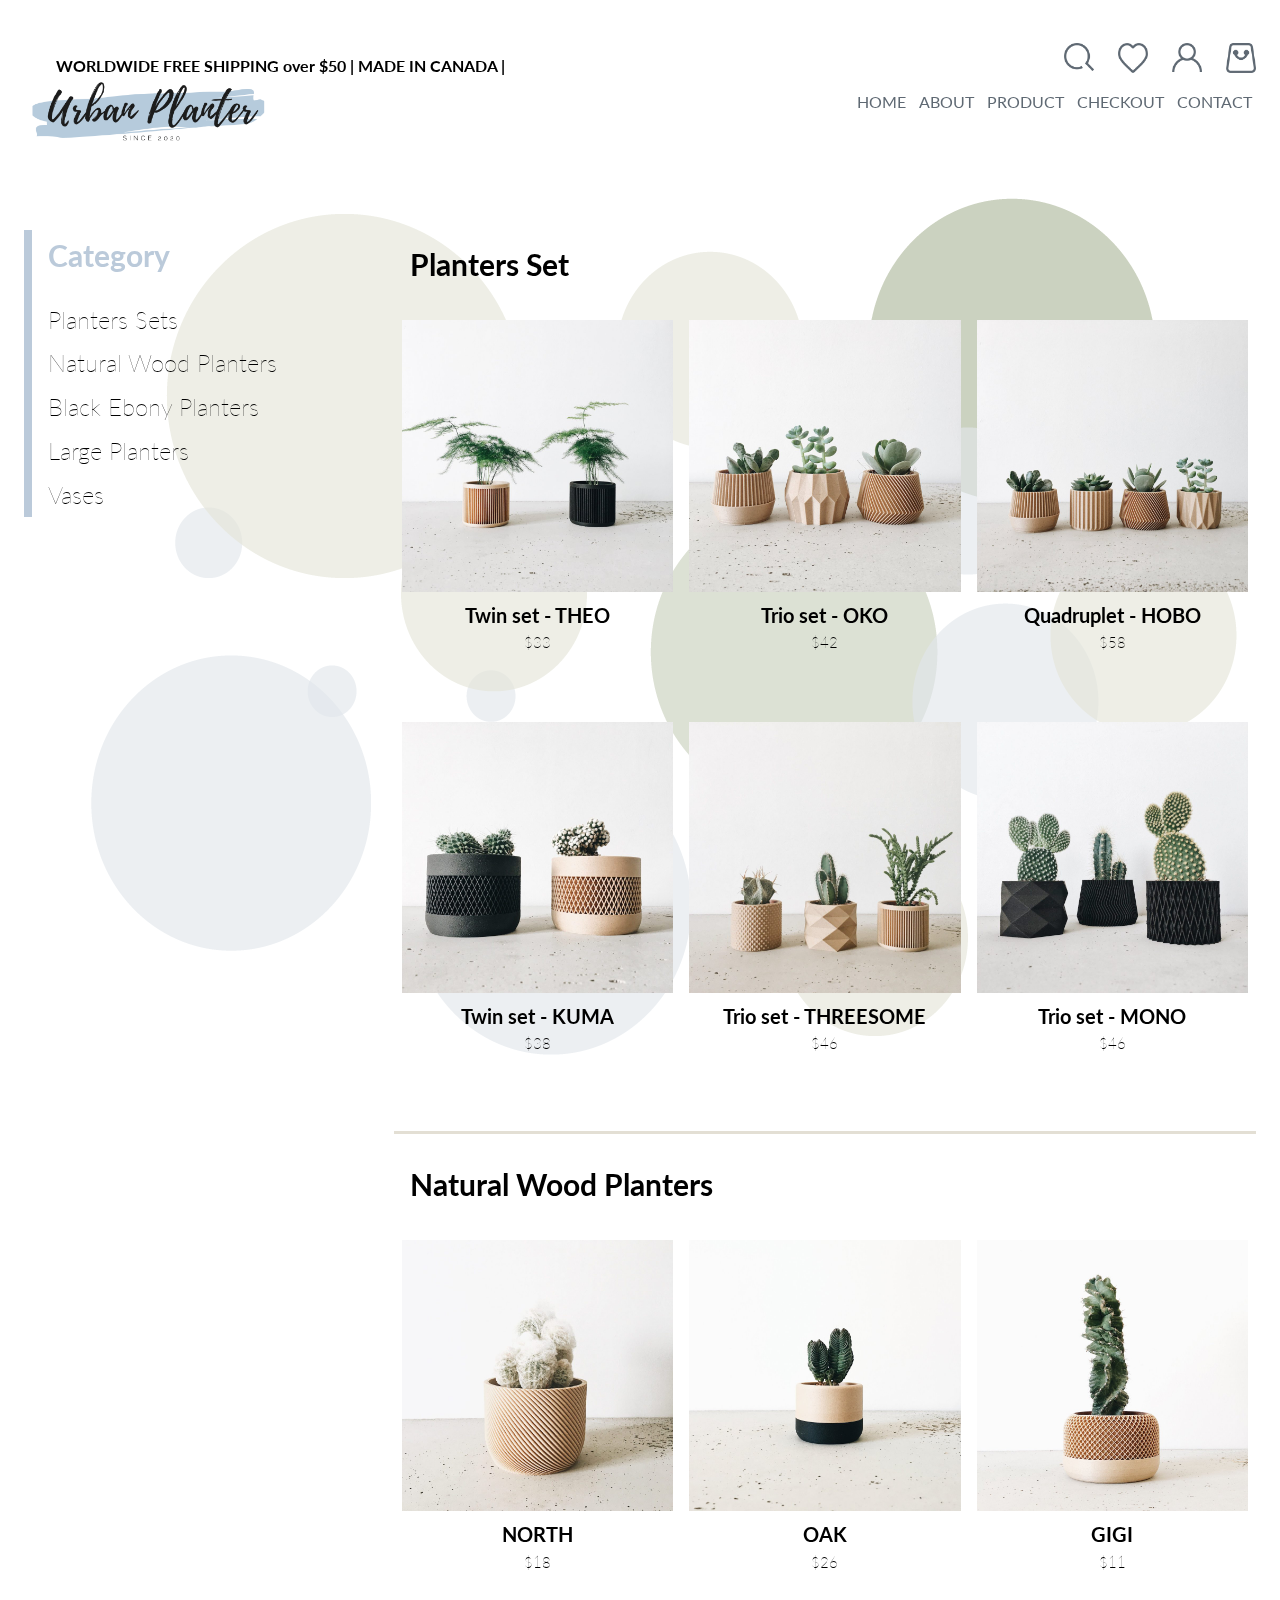
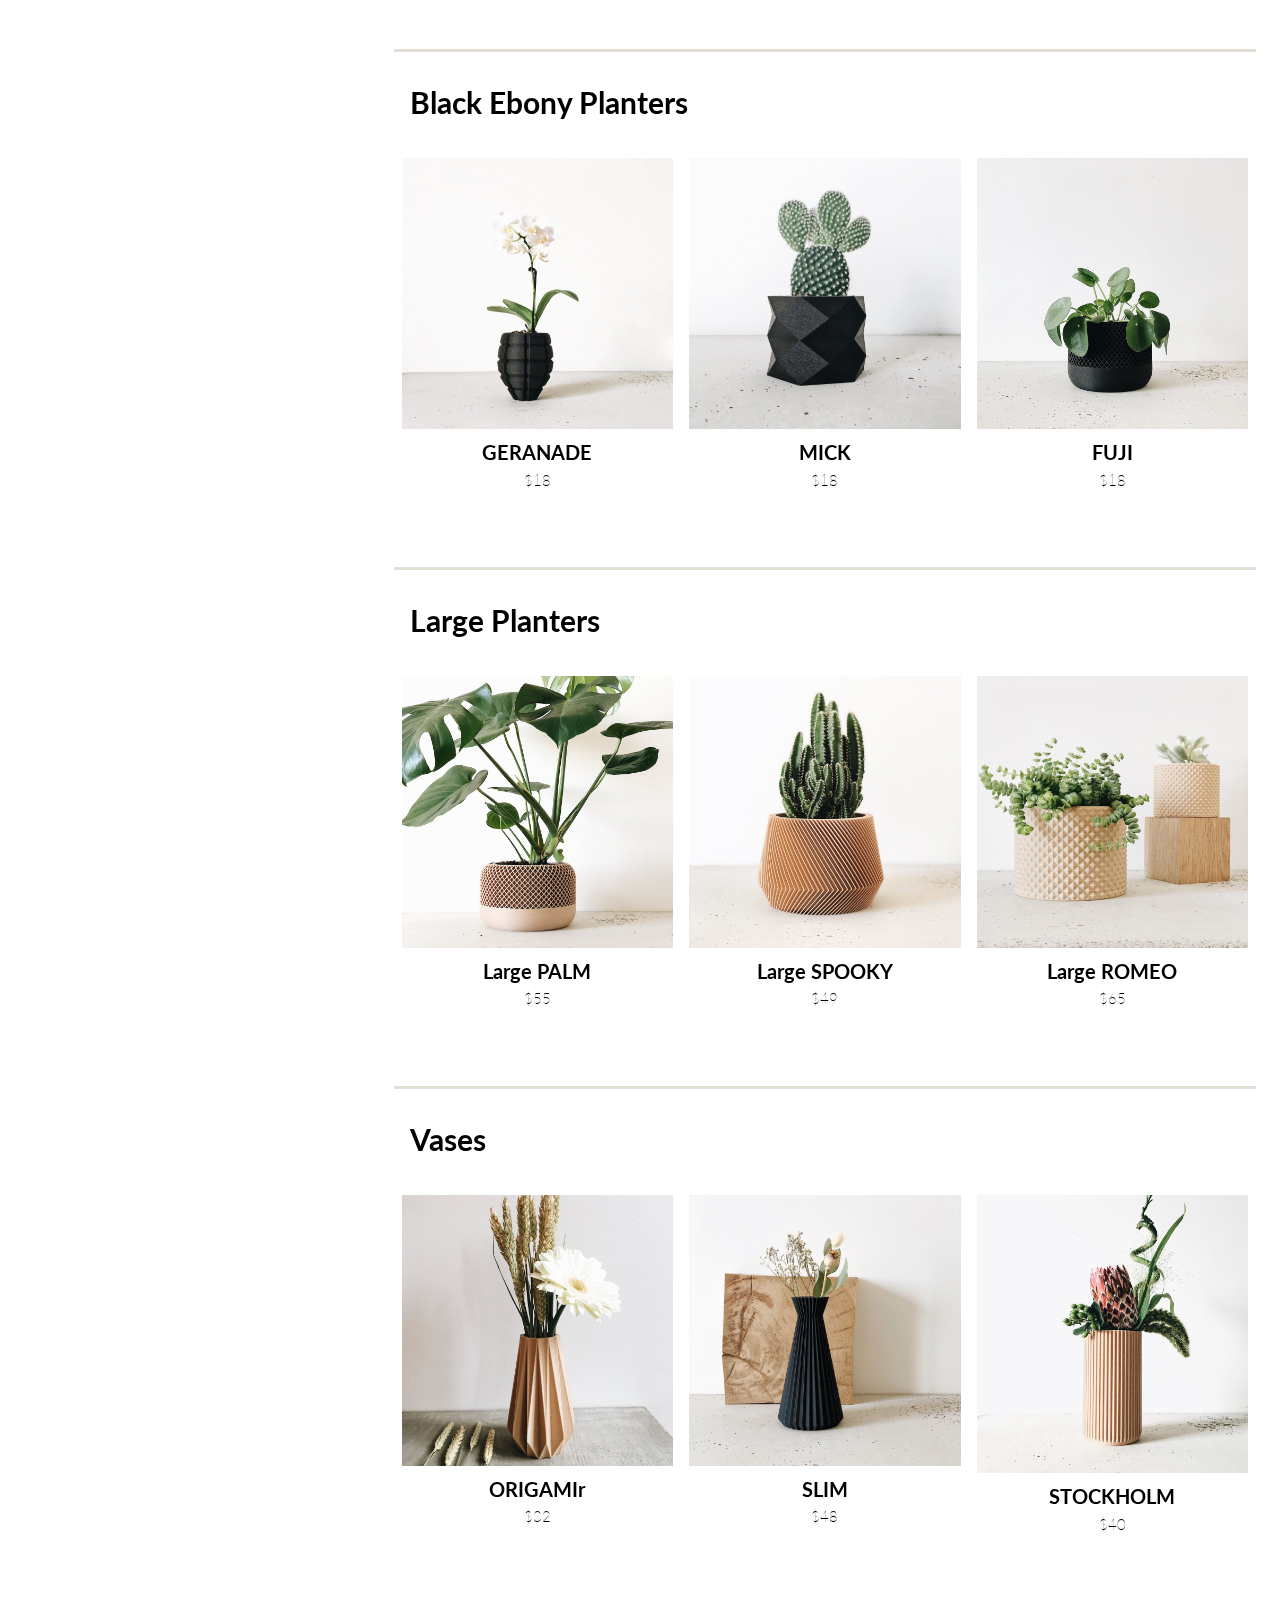
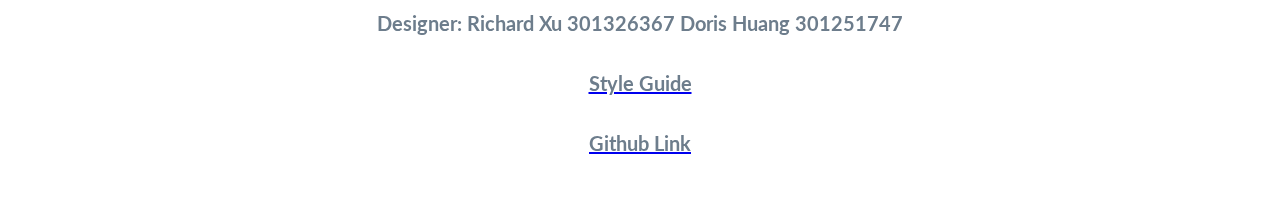
<file: index.html>
<!DOCTYPE html>
<html>
<head><meta http-equiv="Content-Type" content="text/html; charset=UTF-8">
 <meta name="viewport" content="width=device-width, initial-scale=1">
 <title>product_page</title>
 <link href="./main.css" rel="stylesheet">
 <link href="./css" rel="stylesheet">


<script>

function displayMenu() {
  var x = document.getElementById("guide");
  if (x.style.display == ""){
    x.style.display = "block"
  }else{
    x.style.display = ""
  }

}
</script>
</head>
<body>
<div class="First_Line">
  <h4>WORLDWIDE FREE SHIPPING over $50</h4>
  <h4>MADE IN CANADA</h4>

</div>

<div class="head_icon">
  <a href=""><img class="icon_4" src="./img/search.png" alt="search_icon"></a>
  <a href="detail.html"><img class="icon_4" src="./img/like.png" alt="like_icon"></a>
  <a href="contact.html"><img class="icon_4" src="./img/account.png" alt="contact_icon"></a>
  <a href="checkout.html"><img class="icon_4" src="./img/bag.png" alt="checkout_icon"></a>
</div>
<div class="menu">
  <a href="javascript:void(0);" onclick="displayMenu()">
    <img class="icon" src="./img/menu.png" alt="menu">
  </a>
</div>


  <div class="header">
    <div class="logo">
       <a href="home.html"><img src="./img/urban_planter_logo.png" alt="logo"></a>
    </div >
    <nav id="guide"> 

     <a href="home.html">HOME</a>
     <a href="about.html">ABOUT</a>
     <a href="index.html">PRODUCT</a>
     <a href="checkout.html">CHECKOUT</a>
     <a href="contact.html">CONTACT</a>

   </nav>

 </div>




  <div class="back_ground_img">
   <img src="./img/circle_background.png" alt="back_ground">
 </div>
 <div class="title">

 </div>
 <section id="product_listing">
  <section class="element">


   <div class="list">
    <h1>Category</h1>
    <a href="#planters_set"><h2>Planters Sets</h2></a>
    <a href="#natural_wood_planters"> <h2>Natural Wood Planters</h2></a>
    <a href="#black_ebony_planters"><h2>Black Ebony Planters</h2></a>
    <a href="#large_planters"><h2>Large Planters</h2></a>
    <a href="#vases"><h2>Vases</h2></a>
  </div>

  <section id="planters_set">
   <div class="list_title">
    <h3 id="list1">Planters Set</h3>
  </div>
  <div class="grid">
    <div>
      <div class="pic">
        <a href="detail.html"><img src="./img/set2.jpg" alt="planter set"></a>
      </div>
      <h1>Twin set - THEO</h1>
      <h2>$33</h2>
    </div>
    <div>
      <div class="pic">
        <a href="detail.html"><img src="./img/set3.jpg" alt="planter set"></a>
      </div>
      <h1>Trio set - OKO</h1>
      <h2>$42</h2>
    </div>
    <div>
      <div class="pic">
        <a href="detail.html"><img src="./img/set1.jpg" alt="planter set"></a>
      </div>
      <h1>Quadruplet - HOBO</h1>
      <h2>$58</h2>
    </div>
  </div>

  <div class="grid">
    <div>
      <div class="pic">
        <a href="detail.html"><img src="./img/set5.jpg" alt="planter set"></a>
      </div>
      <h1>Twin set - KUMA</h1>
      <h2>$38</h2>
    </div>
    <div>
      <div class="pic">
        <a href="detail.html"><img src="./img/set4.jpg" alt="planter set"></a>
      </div>
      <h1>Trio set - THREESOME</h1>
      <h2>$46</h2>
    </div>
    <div>
      <div class="pic">
       <a href="detail.html"> <img src="./img/set6.jpg" alt="planter set"></a>
     </div>
     <h1>Trio set - MONO</h1>
     <h2>$46</h2>
   </div>
 </div>
</section>
 <div class="list_line">
 </div>
 <section id="natural_wood_planters">
 <div class="list_title">
   <h3 id="list2">Natural Wood Planters</h3>
</div>
  <div class="grid">
    <div>
      <div class="pic">
        <a href="detail.html"><img src="./img/wood1.jpg" alt="natural wood planter"></a>
      </div>
      <h1>NORTH</h1>
      <h2>$18</h2>
    </div>
    <div>
      <div class="pic">
       <a href="detail.html"> <img src="./img/wood2.jpg" alt="natural wood planter"></a>
     </div>
     <h1>OAK</h1>
     <h2>$26</h2>
   </div>
   <div>
    <div class="pic">
     <a href="detail.html"> <img src="./img/wood3.jpg" alt="natural wood planter"></a>
   </div>
   <h1>GIGI</h1>
   <h2>$11</h2>
 </div>
</div>
<div class="list_line">
</div>
</section>
<section id="black_ebony_planters">
<div class="list_title">

  
    <h3 id="list3">Black Ebony Planters</h3>
  </div>
  <div class="grid">
    <div>
      <div class="pic">
       <a href="detail.html"> <img src="./img/black1.jpg" alt="black ebony planter"></a>
     </div>
     <h1>GERANADE</h1>
     <h2>$18</h2>
   </div>
   <div>
    <div class="pic">
     <a href="detail.html"> <img src="./img/black2.jpg" alt="black ebony planter"></a>
   </div>
   <h1>MICK</h1>
   <h2>$18</h2>
 </div>
 <div>
  <div class="pic">
   <a href="detail.html"> <img src="./img/black3.jpg" alt="black ebony planter"></a>
 </div>
 <h1>FUJI</h1>
 <h2>$18</h2>
</div>
</div>
<div class="list_line">
</div>
</section>
<section id="large_planters">
<div class="list_title">

    <h3 id="list4">Large Planters</h3>
  </div>
  <div class="grid">
    <div>
      <div class="pic">
        <a href="detail.html">  <img src="./img/large1.jpg" alt="large planter"></a>
      </div>
      <h1>Large PALM</h1>
      <h2>$55</h2>
    </div>
    <div>
      <div class="pic">
        <a href="detail.html">  <img src="./img/large2.jpg" alt="large planter"></a>
      </div>
      <h1>Large SPOOKY</h1>
      <h2>$49</h2>
    </div>
    <div>
      <div class="pic">
       <a href="detail.html"> <img src="./img/large3.jpg" alt="large planter"></a>
     </div>
     <h1>Large ROMEO</h1>
     <h2>$65</h2>
   </div>
 </div>
 <div class="list_line">
 </div>
</section>
<section id="vases">
 <div class="list_title">

  
    <h3 id="list5">Vases</h3>
  </div>
  <div class="grid">
    <div>
      <div class="pic">
        <a href="detail.html">  <img src="./img/vase1.jpg" alt="vase"></a>
      </div>
      <h1>ORIGAMIr</h1>
      <h2>$32</h2>
    </div>
    <div>
      <div class="pic">
        <a href="detail.html">  <img src="./img/vase2.jpg" alt="vase"></a>
      </div>
      <h1>SLIM</h1>
      <h2>$48</h2>
    </div>
    <div>
      <div class="pic">
        <a href="detail.html"><img src="./img/vase3.jpg" alt="vase"></a>
      </div>
      <h1>STOCKHOLM</h1>
      <h2>$40</h2>
    </div>
  </div>
</section>
</section>
</section>
<div class="footer">
 <h3>Designer: Richard Xu 301326367  Doris Huang 301251747</h3>

 <a href="./P1-Style_Guide_Template/index.html"><h3>Style Guide</h3></a>
 <a href="https://github.com/chownv/P02"><h3>Github Link</h3></a>
</div>
</body>


</html>
</file>
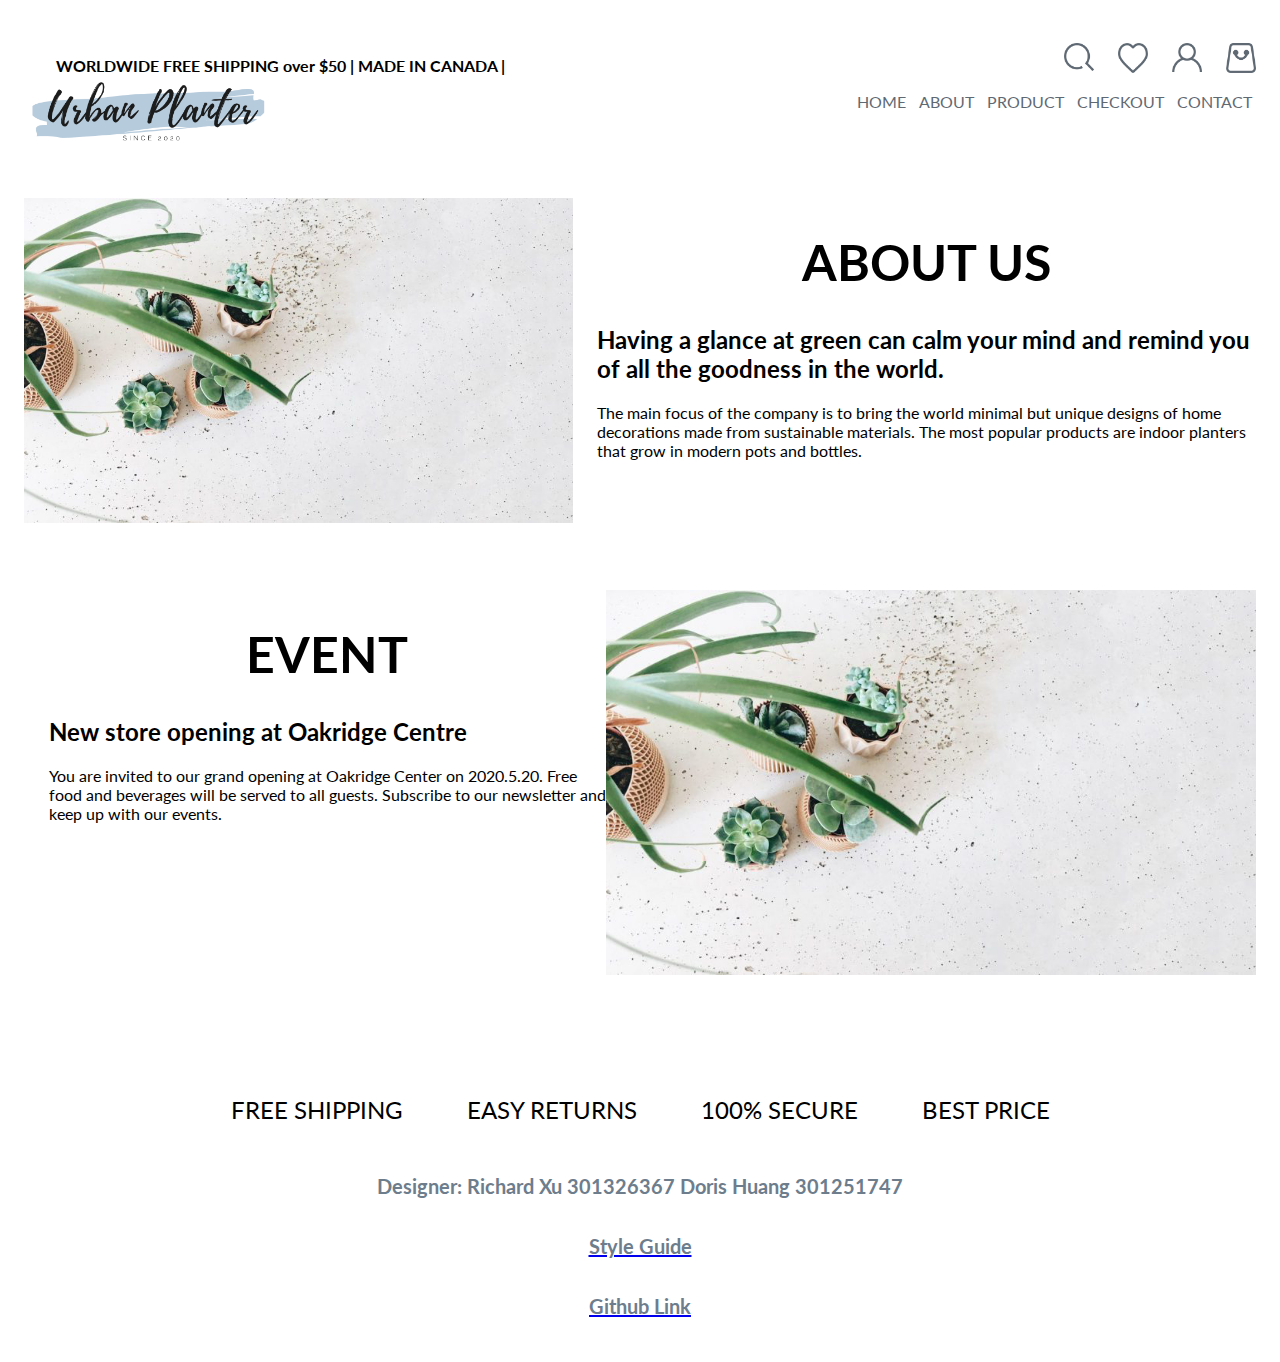
<file: about.html>
<!DOCTYPE html>
<html>

<head>
  <meta http-equiv="Content-Type" content="text/html; charset=UTF-8">
  <meta name="viewport" content="width=device-width, initial-scale=1, maximum-scale=1">

  <link href="./main.css" rel="stylesheet">
  <link href="./css" rel="stylesheet">
  <script src="https://ajax.googleapis.com/ajax/libs/jquery/3.4.1/jquery.min.js"></script>

  <title>about_page</title>
</head>


<script>
function displayMenu() {
var x = document.getElementById("guide");
if (x.style.display == ""){
x.style.display = "block"
}else{
x.style.display = ""
}

}
</script>
<div class="First_Line">
  <h4>WORLDWIDE FREE SHIPPING over $50</h4>
  <h4>MADE IN CANADA</h4>

</div>
<div class="head_icon">
  <a href=""><img class="icon_4"src="./img/search.png"></a>
  <a href="detail.html"><img class="icon_4"src="./img/like.png"></a>
  <a href="contact.html"><img class="icon_4"src="./img/account.png"></a>
  <a href="checkout.html"><img class="icon_4"src="./img/bag.png"></a>
</div>
<div class="menu">
  <a href="javascript:void(0);" onclick="displayMenu()">
    <img class="icon" src="./img/menu.png" alt="menu">
  </a>
</div>

<body>
  <div class="header">
    <div class="logo">
       <a href="home.html"><img src="./img/urban_planter_logo.png"></a>
    </div >
    <nav id="guide"> 

     <a href="home.html">HOME</a>
     <a href="about.html">ABOUT</a>
     <a href="index.html">PRODUCT</a>
     <a href="checkout.html">CHECKOUT</a>
     <a href="contact.html">CONTACT</a>

   </nav>

 </div>


 <div class="about">



  <div class="about_img">
    <img class="about_img"src="./img/about_us.jpg" alt="about">
  </div>
  <div class="about_text">
    <h1>ABOUT US</h1>
    <h2> Having a glance at green can calm your mind and remind you of all the goodness in the world.</h2>

    <p>The main focus of the company is to bring the world minimal but unique designs of home decorations made from sustainable materials. The most popular products are indoor planters that grow in modern pots and bottles.</p>
  </div>
</div>
<div class="event">

  <div class="event_text">
    <h1>EVENT</h1>
    <h2>New store opening at Oakridge Centre</h2>

    <p>You are invited to our grand opening at Oakridge Center on 2020.5.20. Free food and beverages will be served to all guests. Subscribe to our newsletter and keep up with our events.</p>
  </div>

  <div class="event_img">
    <img class="event_img"src="./img/about_us.jpg">
  </div>

</div>




</body>
<br>
<div class="third">
  <p>FREE SHIPPING</p>
  <p>EASY RETURNS</p>
  <p>100% SECURE</p>
  <p>BEST PRICE</p>

</div>
<div class="footer">
 <h3>Designer: Richard Xu 301326367  Doris Huang 301251747</h3>

 <a href="./P1-Style_Guide_Template/index.html"><h3>Style Guide</h3></a>
 <a href="https://github.com/chownv/P02"><h3>Github Link</h3></a>
</div>

<!--   <nav id="guide">     
      <a href="http://www.sfu.ca/~yha128/#interactive_elements">Interactive Elements</a>
      <a href="http://www.sfu.ca/~yha128/#text_elements">Text Elements</a>
      <a href="http://www.sfu.ca/~yha128/#combined_elements">Combined Elements</a>
      <a href="http://www.sfu.ca/~yha128/#product_listing">Product Listing</a>
      <a href="http://www.sfu.ca/~yha128/#checkout_form">Checkout form</a>
      <a href="http://www.sfu.ca/~yha128/#citations">Citations</a>
    </nav> -->
    </html>
</file>
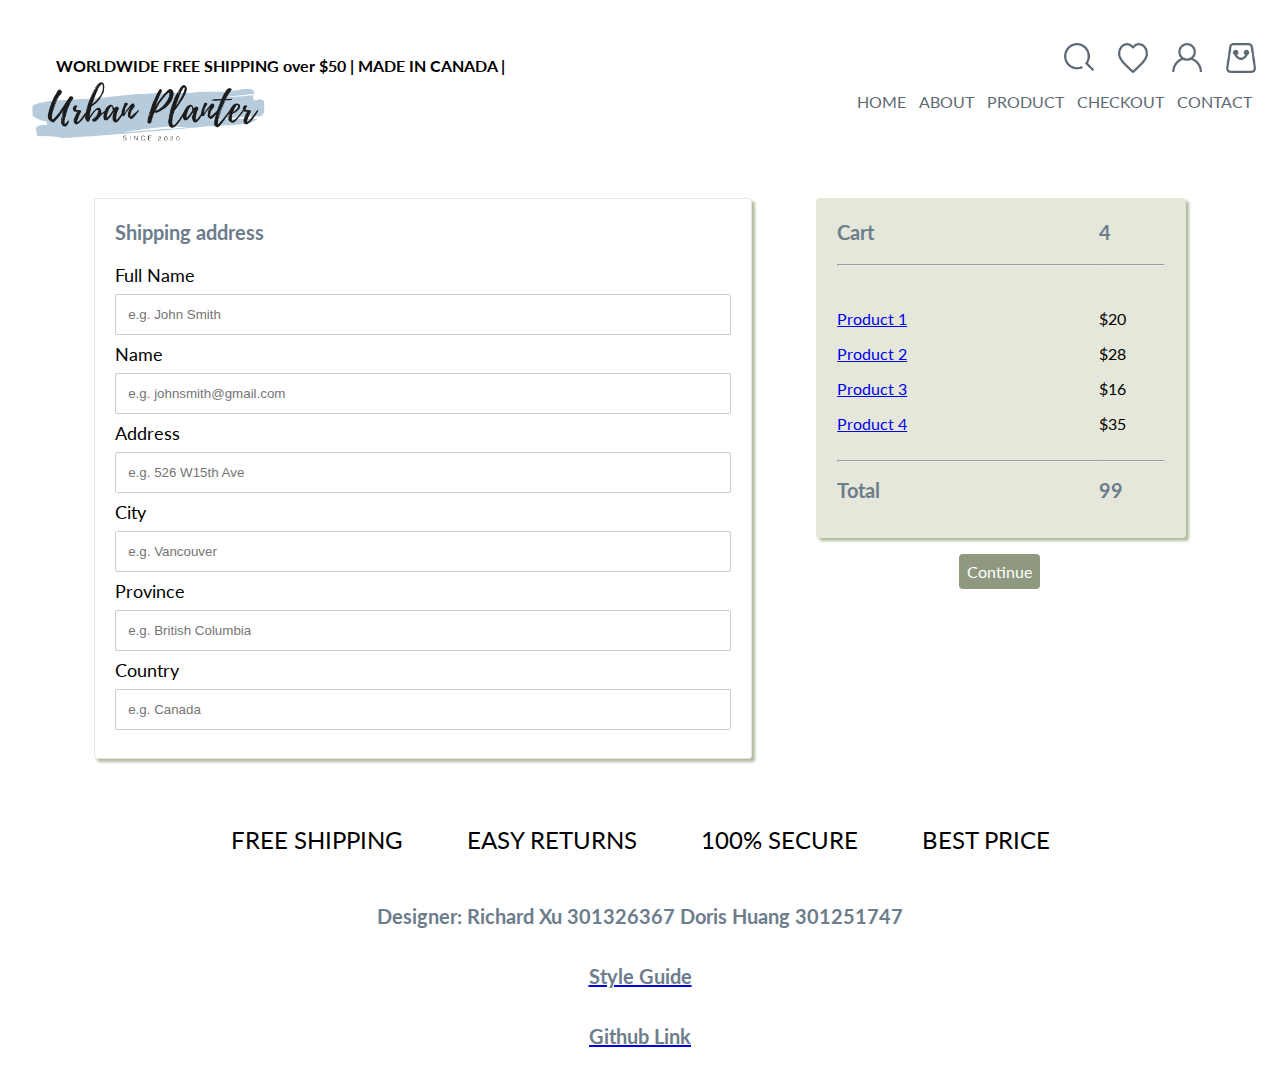
<file: checkout.html>
<!DOCTYPE html>
<html>

<head>
  <meta http-equiv="Content-Type" content="text/html; charset=UTF-8">
  <meta name="viewport" content="width=device-width, initial-scale=1, maximum-scale=1">

 <link href="./main.css" rel="stylesheet">
    <link href="./css" rel="stylesheet">
  <script src="https://ajax.googleapis.com/ajax/libs/jquery/3.4.1/jquery.min.js"></script>
  <script>

    function displayMenu() {
      var x = document.getElementById("guide");
      if (x.style.display == ""){
        x.style.display = "block"
      }else{
        x.style.display = ""
      }

    }
  </script>
</head>

<div class="First_Line">
<h4>WORLDWIDE FREE SHIPPING over $50</h4>
<h4>MADE IN CANADA</h4>

</div>
<div class="head_icon">
  <a href=""><img class="icon_4"src="./img/search.png"></a>
  <a href="detail.html"><img class="icon_4"src="./img/like.png"></a>
  <a href="contact.html"><img class="icon_4"src="./img/account.png"></a>
  <a href="checkout.html"><img class="icon_4"src="./img/bag.png"></a>
</div>
<div class="menu">
    <a href="javascript:void(0);" onclick="displayMenu()">
      <img class="icon" src="./img/menu.png" alt="menu">
    </a>
  </div>

     <body>
<div class="header">
  <div class="logo">
     <a href="home.html"><img src="./img/urban_planter_logo.png"></a>
  </div >
      <nav id="guide"> 

     <a href="home.html">HOME</a>
      <a href="about.html">ABOUT</a>
      <a href="index.html">PRODUCT</a>
      <a href="checkout.html">CHECKOUT</a>
      <a href="contact.html">CONTACT</a>
 
    </nav>

  </div>

  <div class="checkout">
    <div class="address">
      <h3>Shipping address</h3>
      <label class = "fullname"> Full Name </label>
      <input type = "text" name ="fullname" placeholder="e.g. John Smith"style="width: 100%;">

      <label class = "email"> Name </label>
      <input type = "text" name ="email" placeholder="e.g. johnsmith@gmail.com"style="width: 100%;">

      <label class = "street_address"> Address </label>
      <input type = "text" name ="address" placeholder="e.g. 526 W15th Ave"style="width: 100%;">

      <label class = "city"> City </label>
      <input type = "text" name ="city" placeholder="e.g. Vancouver"style="width: 100%;">

      <label class = "province"> Province </label>
      <input type = "text" name ="province" placeholder="e.g. British Columbia"style="width: 100%;">

      <label class = "country"> Country </label>
      <input type = "text" name ="country" placeholder="e.g. Canada"style="width: 100%;">

    </div>


    <div class="cart-item">
      <div >
        <div class="cart-left">
          <h3>Cart</h3><hr><br>
          <p><a href="detail.html">Product 1</a></p>
          <p><a href="detail.html">Product 2</a></p>
          <p><a href="detail.html">Product 3</a></p>
          <p><a href="detail.html">Product 4</a></p><br>
          <hr>
          <h3>Total</h3>
        </div>

        <div class="cart-right">
          <h3>4</h3><hr><br>
          <p>$20</p>
          <p>$28</p>
          <p>$16</p>
          <p>$35</p><br>
          <hr>
          <h3>99</h3>
        </div>
      </div>


      <div class="continue">
        <a class="button-nav" href="payment.html">Continue</a>
      </div>
    </div>



  </div>



  

  <div class="third">   
    <p>FREE SHIPPING</p>
    <p>EASY RETURNS</p>
    <p>100% SECURE</p>
    <p>BEST PRICE</p>
  </div>
  <div class="footer">
     <h3>Designer: Richard Xu 301326367  Doris Huang 301251747</h3>

     <a href="./P1-Style_Guide_Template/index.html"><h3>Style Guide</h3></a>
     <a href="https://github.com/chownv/P02"><h3>Github Link</h3></a>
    </div>
  

  </html>
</file>
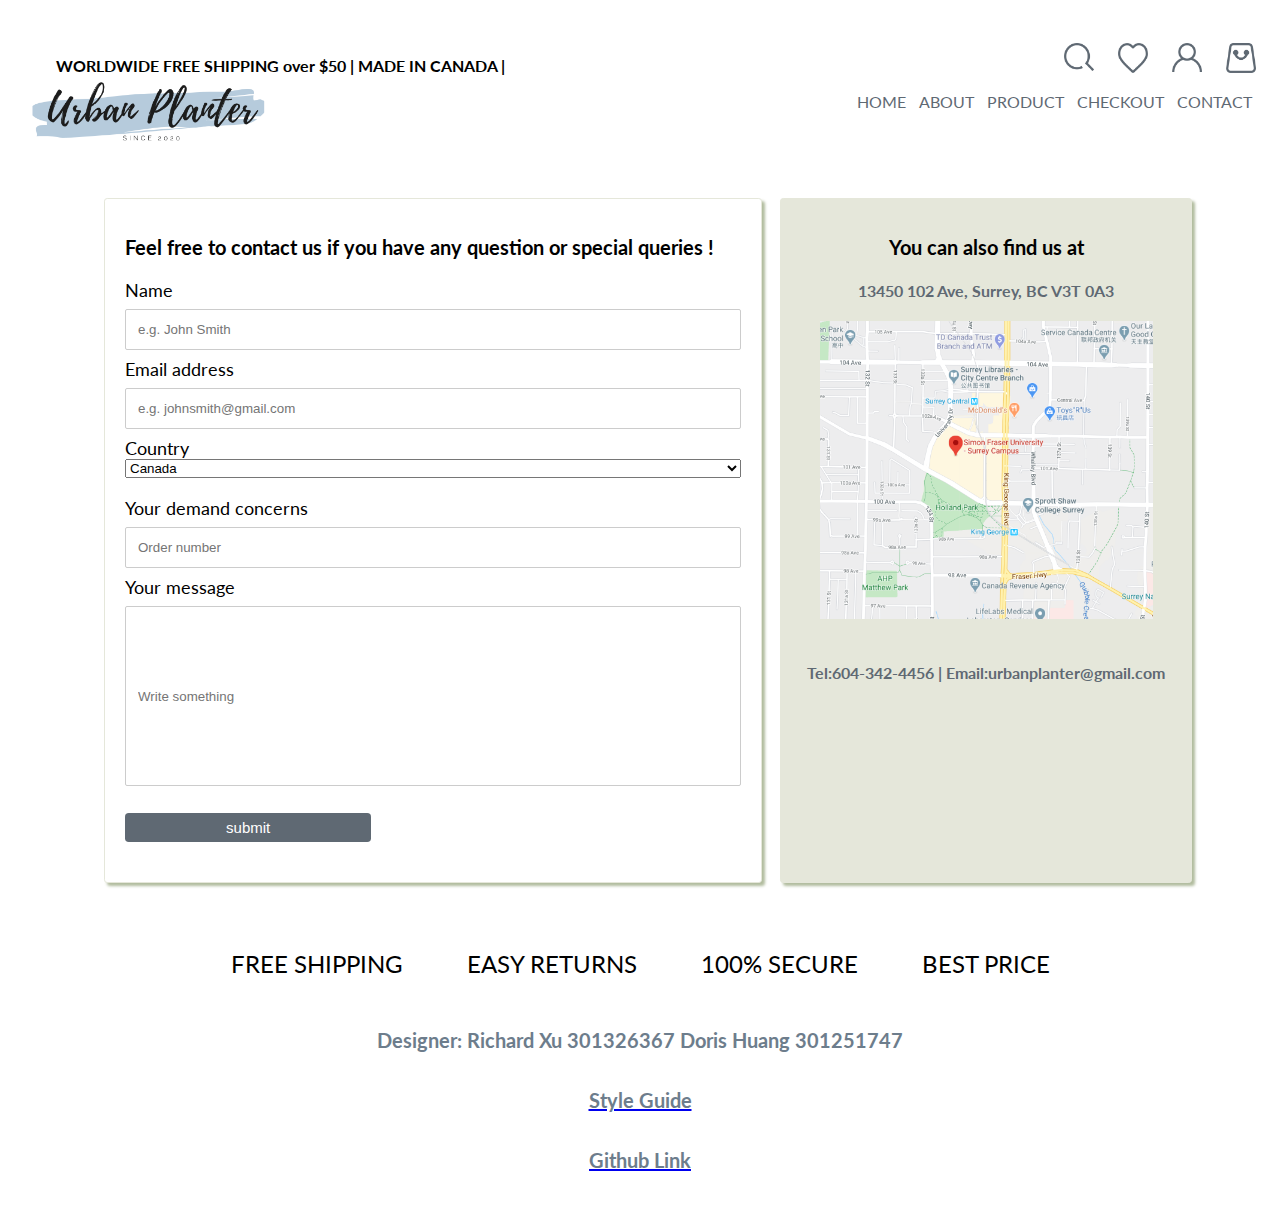
<file: contact.html>
<!DOCTYPE html>
<html>

<head>
  <title>contact_page</title>

  <meta http-equiv="Content-Type" content="text/html; charset=UTF-8">
  <meta name="viewport" content="width=device-width, initial-scale=1, maximum-scale=1">

  <link href="./main.css" rel="stylesheet">
  <link href="./css" rel="stylesheet">
  <script src="https://ajax.googleapis.com/ajax/libs/jquery/3.4.1/jquery.min.js"></script>
  <script>
    window.onload=function(){
      var display_area = document.getElementById("display_area");
      var btn = document.getElementById("btn");
      btn.onclick = function(){
        var content_val = document.getElementById("content").value;
        display_area.append(content_val);
      };
      btn.onclick= function(){alert("Thank you for your feedback! We will contact you shortly.");}


    }
  </script>
  <script>

    function displayMenu() {
      var x = document.getElementById("guide");
      if (x.style.display == ""){
        x.style.display = "block"
      }else{
        x.style.display = ""
      }

    }
  </script>

</head>

<div class="First_Line">
  <h4>WORLDWIDE FREE SHIPPING over $50</h4>
  <h4>MADE IN CANADA</h4>

</div>
<div class="head_icon">
  <a href=""><img class="icon_4" src="./img/search.png" alt="search_icon"></a>
  <a href="detail.html"><img class="icon_4" src="./img/like.png" alt="detail_icon"></a>
  <a href="contact.html"><img class="icon_4" src="./img/account.png" alt="contact_icon"></a>
  <a href="checkout.html"><img class="icon_4" src="./img/bag.png" alt="checkout_icon"></a>
</div>

<div class="menu">
  <a href="javascript:void(0);" onclick="displayMenu()">
    <img class="icon" src="./img/menu.png" alt="menu">
  </a>
</div>


<div class="header">
  <div class="logo">
     <a href="home.html"><img src="./img/urban_planter_logo.png" alt="logo"></a>
  </div >
  <nav id="guide"> 

   <a href="home.html">HOME</a>
   <a href="about.html">ABOUT</a>
   <a href="index.html">PRODUCT</a>
   <a href="checkout.html">CHECKOUT</a>
   <a href="contact.html">CONTACT</a>

 </nav>

</div>

<div class="contact">
  <div class="contact_form_left">
    <h3>Feel free to contact us if you have  any question or special queries !</h3>
    <label class = "fullname"> Name </label>
    <input type = "text" name ="fullname" placeholder="e.g. John Smith" style="width:100%;">

    <label class = "email"> Email address </label>
    <input type = "text" name ="email" placeholder="e.g. johnsmith@gmail.com" style="width:100%;">

    <label class = "contry"> Country </label>
    <select id="country" name="country" style="width:100%;">
      <option value="canada">Canada</option>
      <option value="usa">USA</option>
      <option value = "China"> China </option>
    </select><br>

    <label class = "concern"> Your demand concerns </label>
    <input type = "text" name ="concern" placeholder="Order number" style="width: 100%;">

    <label class = "subject"> Your message </label>
    <input type = "text" name = "subject" placeholder="Write something" style="width: 100%; height: 180px"><br>
    <input value="submit"  type="button" id="btn" class="btn-submit">
  </div>  

  <div class="contact_right"> 
   <h3>You can also find us at</h3>
   <h4>13450 102 Ave, Surrey, BC V3T 0A3</h4>
   <div class="contact_main ">
    <div class="contact_img">
      <img src="./img/map.png" alt="map">
    </div>
    

    <br>
    <h4>Tel:604-342-4456  |  Email:urbanplanter@gmail.com</h4>


  </div>
</div>
</div>
<div class="third">
  <p>FREE SHIPPING</p>
  <p>EASY RETURNS</p>
  <p>100% SECURE</p>
  <p>BEST PRICE</p>
</div>
<div class="footer">
 <h3>Designer: Richard Xu 301326367  Doris Huang 301251747</h3>

 <a href="./P1-Style_Guide_Template/index.html"><h3>Style Guide</h3></a>
 <a href="https://github.com/chownv/P02"><h3>Github Link</h3></a>
</div>


</html>
</file>
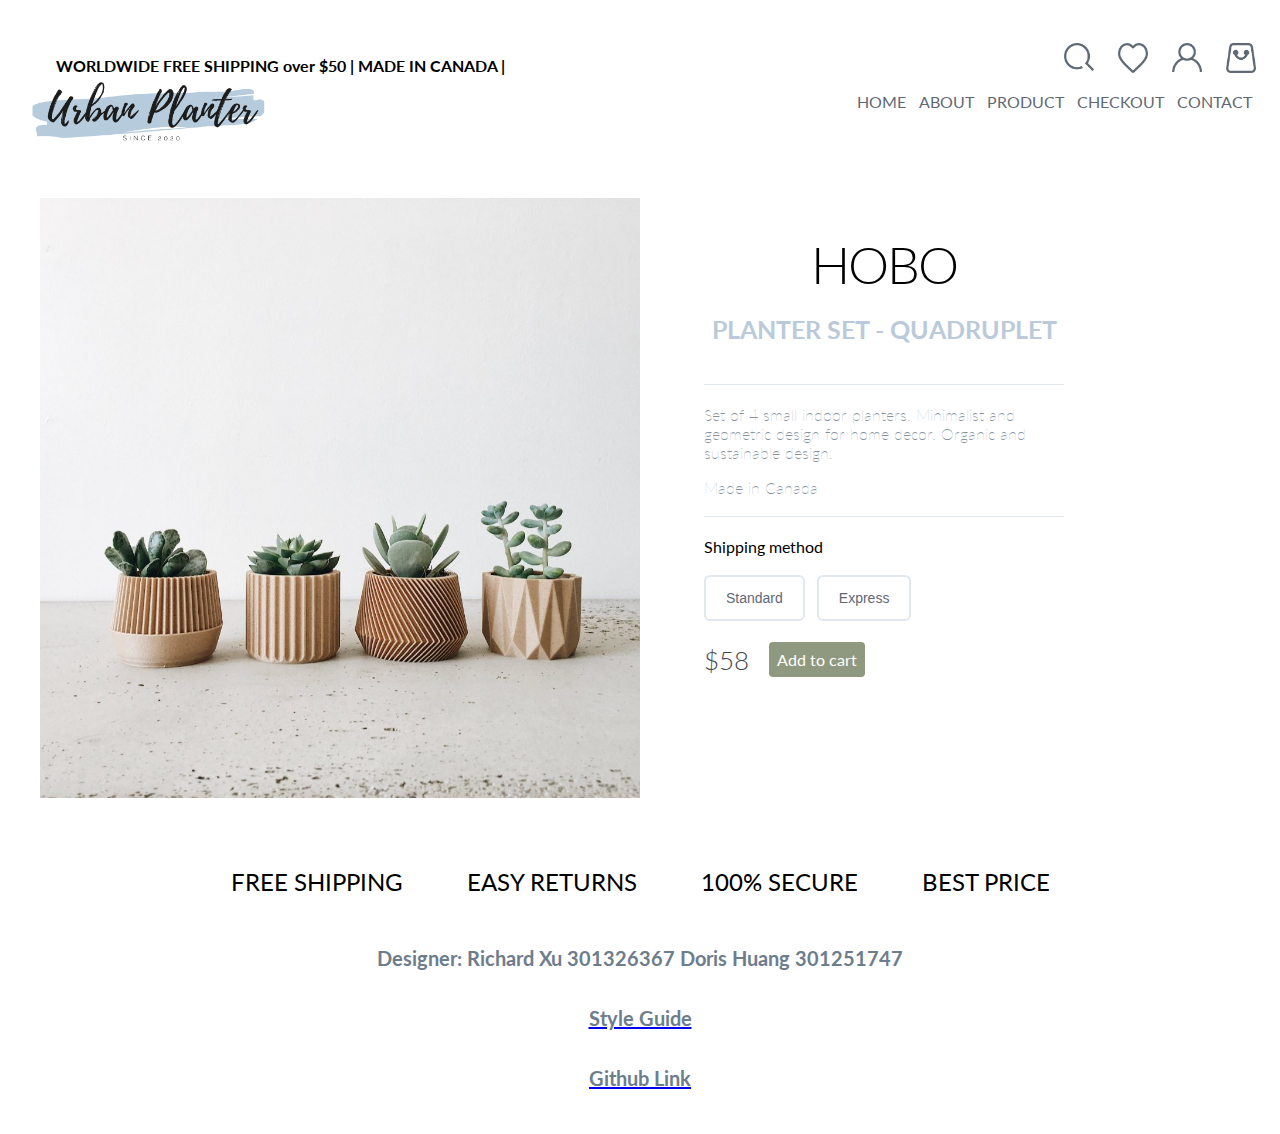
<file: detail.html>
<!DOCTYPE html>
<html>

<head>
  <title>detail_page</title>
  <meta http-equiv="Content-Type" content="text/html; charset=UTF-8">
  <meta name="viewport" content="width=device-width, initial-scale=1, maximum-scale=1">

  <link href="./main.css" rel="stylesheet">
  <link href="./css" rel="stylesheet">
  <script src="https://ajax.googleapis.com/ajax/libs/jquery/3.4.1/jquery.min.js"></script>

</head>

<script>
function displayMenu() {
var x = document.getElementById("guide");
if (x.style.display == ""){
x.style.display = "block"
}else{
x.style.display = ""
}

}
function displaySearch() {
var y = document.getElementById("search");
if (y.style.display == ""){
y.style.display = "block"
}else{
y.style.display = ""
}

}


</script>

<div class="search">
<div id ="search" >
  <input type="text" name="uname" placeholder="Seach here">
  <button>SEARCH</button>
</div>
</div>
<div class="First_Line">
  <h4>WORLDWIDE FREE SHIPPING over $50</h4>
  <h4>MADE IN CANADA</h4>

</div>
<div class="head_icon">
  <a href="javascript:void(0);" onclick="displaySearch()"><img class="icon_4" src="./img/search.png" alt=""></a>
  <a href="detail.html"><img class="icon_4" src="./img/like.png" alt=""></a>
  <a href="contact.html"><img class="icon_4" src="./img/account.png" alt=""></a>
  <a href="checkout.html"><img class="icon_4" src="./img/bag.png" alt=""></a>
</div>
<div class="menu">
  <a href="javascript:void(0);" onclick="displayMenu()">
    <img class="icon" src="./img/menu.png" alt="menu">
  </a>
</div>


<div class="header">
  <div class="logo">
   <a href="home.html"><img src="./img/urban_planter_logo.png" alt="logo"></a>
 </div >
 <nav id="guide"> 

   <a href="home.html">HOME</a>
   <a href="about.html">ABOUT</a>
   <a href="index.html">PRODUCT</a>
   <a href="checkout.html">CHECKOUT</a>
   <a href="contact.html">CONTACT</a>
   
 </nav>

</div>


<main class="single-product">


  <div class="single-product-left">
    <img src="./img/set1.jpg" alt="" id="product-image">
  </div>



  <div class="single-product-right">

    <div class="product-description">

      <h1>HOBO</h1>
      <h2>planter set - Quadruplet</h2><br>

      <div class="cable-config"></div>
      <p>Set of 4 small indoor planters. Minimalist and geometric design for home decor. Organic and sustainable design.</p>
      <p>Made in Canada</p><br>

      
    </div>


    <div class="product-configuration">
 <span>Shipping method</span>
      <br>
      <br>


      <div class="cable-choose">
        <button>Standard</button>
        <button>Express</button>
      </div>

      
    </div>


    <div class="product-price">
      <br>
      <br>
      <span>$58</span>
      <a href="checkout.html" class="cart-btn">Add to cart</a>
    </div>
  </div>
  
</main>

<div class="third">
  <p>FREE SHIPPING</p>
  <p>EASY RETURNS</p>
  <p>100% SECURE</p>
  <p>BEST PRICE</p>
</div>
<div class="footer">
 <h3>Designer: Richard Xu 301326367  Doris Huang 301251747</h3>

 <a href="./P1-Style_Guide_Template/index.html"><h3>Style Guide</h3></a>
 <a href="https://github.com/chownv/P02"><h3>Github Link</h3></a>
</div>

</html>
</file>
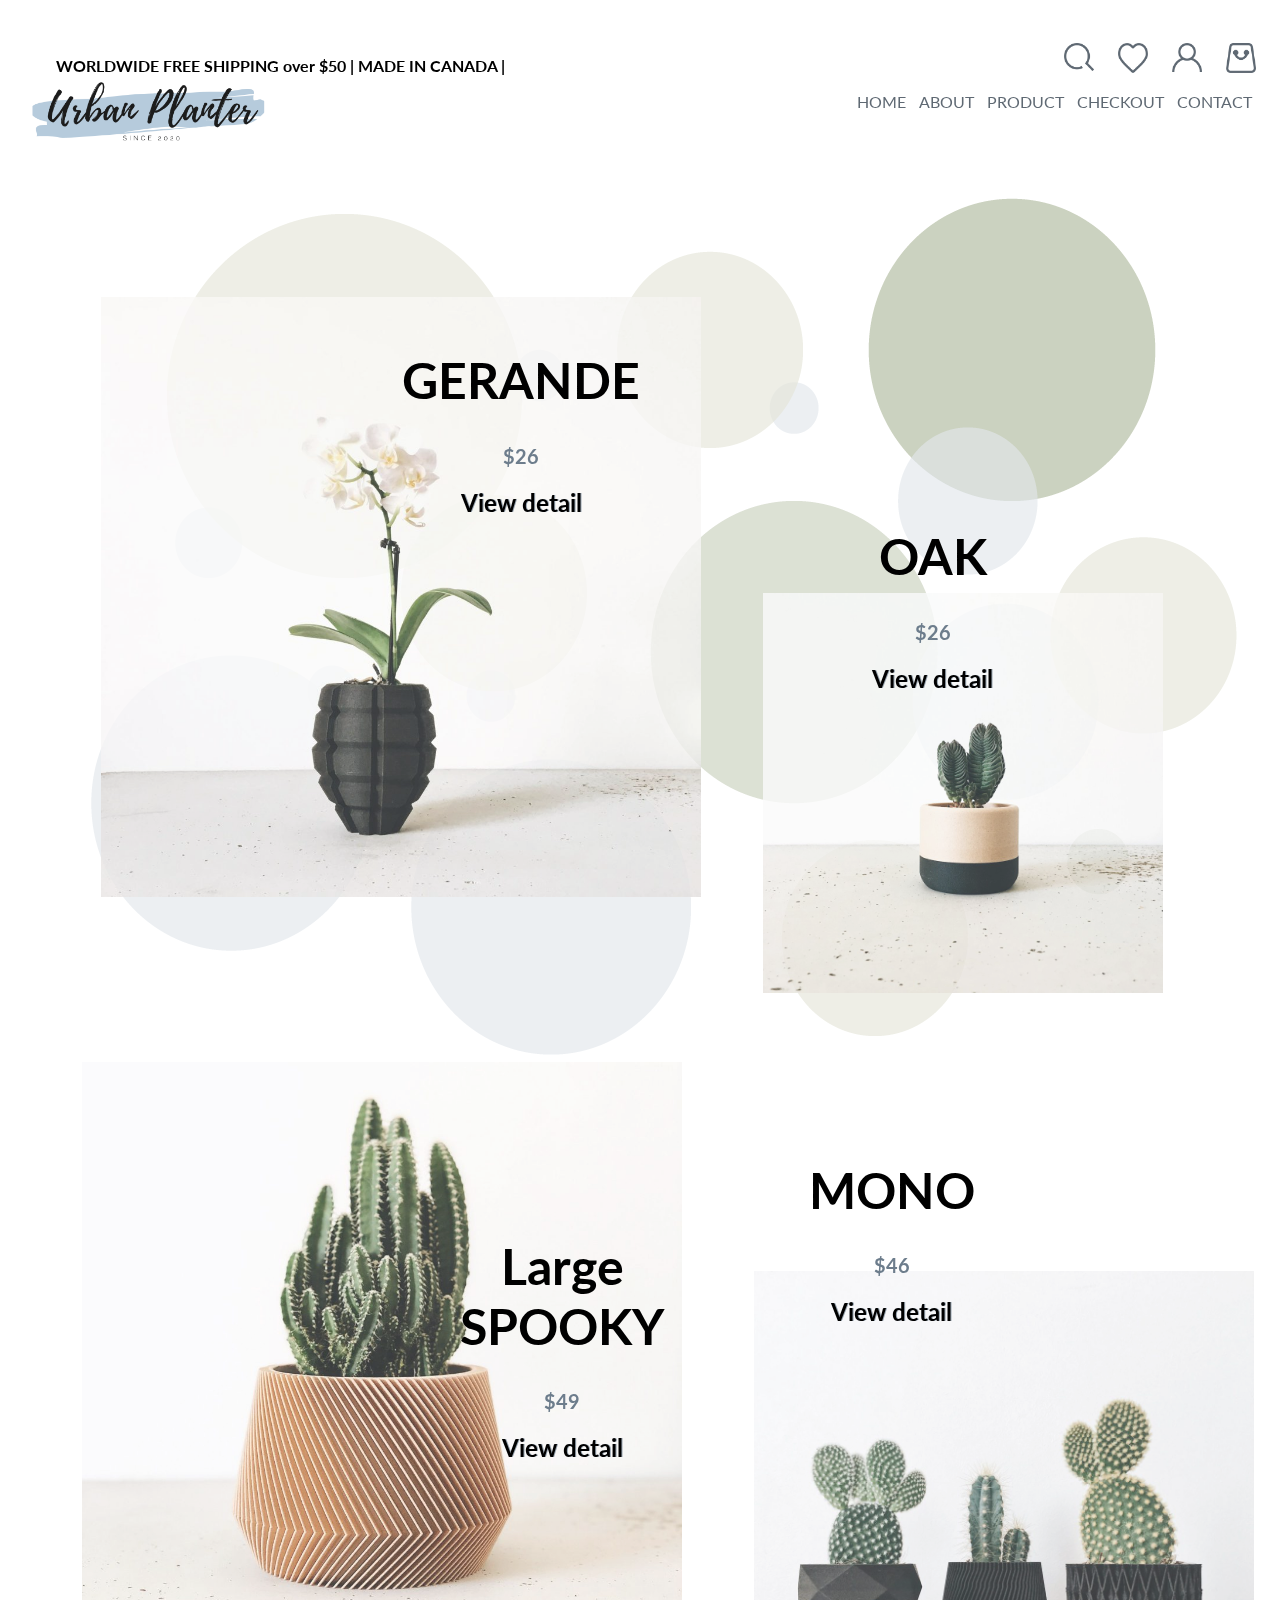
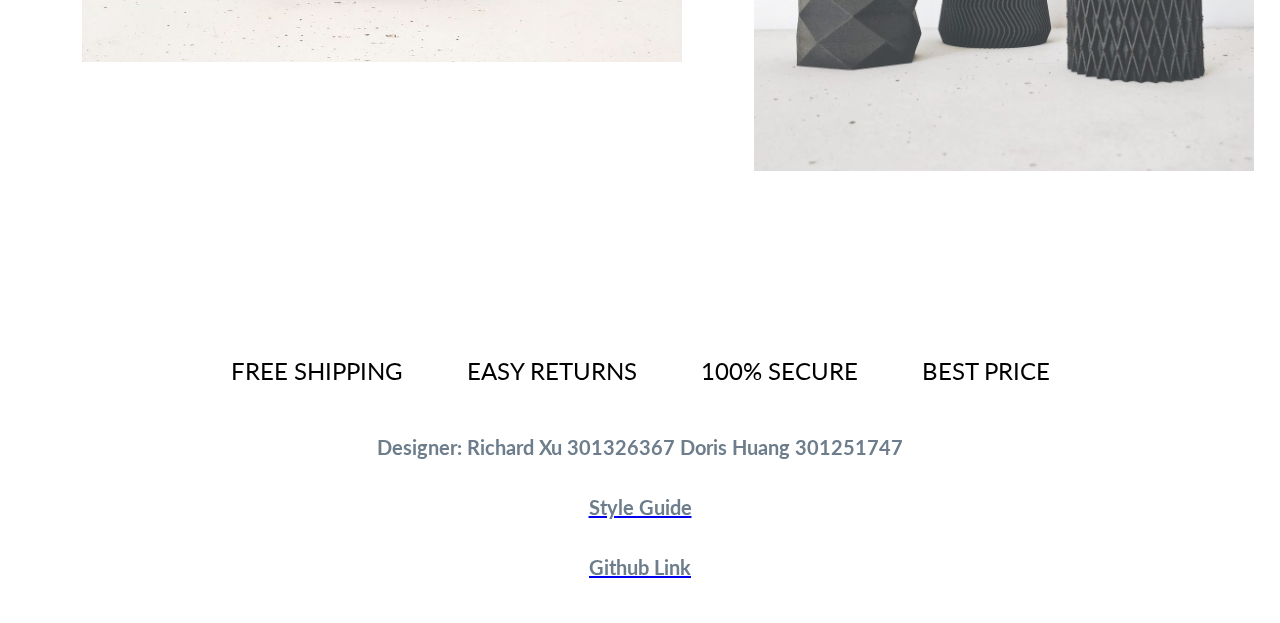
<file: home.html>
<!DOCTYPE html>
<html>

<head>
  <title>home_page</title>
  <meta http-equiv="Content-Type" content="text/html; charset=UTF-8">
  <meta name="viewport" content="width=device-width, initial-scale=1, maximum-scale=1">

  <link href="./main.css" rel="stylesheet">
  <link href="./css" rel="stylesheet">
  <script src="https://ajax.googleapis.com/ajax/libs/jquery/3.4.1/jquery.min.js"></script>
  <script>
  window.onload=function(){
    var display_area = document.getElementById("display_area");
    var btn = document.getElementById("btn");
    btn.onclick = function(){
      var content_val = document.getElementById("content").value;
      display_area.append(content_val);
    };
    btn.onclick= function(){alert("Thank You！");}


  }
  </script>
</head>
<body>
 <div class="First_Line">
  <h4>WORLDWIDE FREE SHIPPING over $50</h4>
  <h4>MADE IN CANADA</h4>

</div>
<div class="head_icon">
  <a href=""><img class="icon_4" src="./img/search.png" alt="search_icon"></a>
  <a href="detail.html"><img class="icon_4" src="./img/like.png" alt="like_icon"></a>
  <a href="contact.html"><img class="icon_4" src="./img/account.png" alt="contact_icon"></a>
  <a href="checkout.html"><img class="icon_4" src="./img/bag.png" alt="checkout_icon"></a>
</div>
<div class="menu">
  <a href="javascript:void(0);" onclick="displayMenu()">
    <img class="icon" src="./img/menu.png" alt="menu">
  </a>
</div>

<div class="header">
  <div class="logo">
     <a href="home.html"><img src="./img/urban_planter_logo.png" alt="logo"></a>
  </div >
  <nav id="guide"> 

   <a href="home.html">HOME</a>
   <a href="about.html">ABOUT</a>
   <a href="index.html">PRODUCT</a>
   <a href="checkout.html">CHECKOUT</a>
   <a href="contact.html">CONTACT</a>

 </nav>

</div>
<div class="back_ground_img">
 <img src="./img/circle_background.png" alt="back_ground">
</div>
<script>

function displayMenu() {
  var x = document.getElementById("guide");
  if (x.style.display == ""){
    x.style.display = "block"
  }else{
    x.style.display = ""
  }

}
</script>



<div class="main">

  <div class="main_left">
    <div class="main_word1" >
      <h1>GERANDE</h1>
      <h3>$26</h3>
      <a href="detail.html" ><h2>View detail</h2></a>
    </div>
   <a href="home.html"><img class="main_pic1" src="./img/black1.jpg" alt="black1"></a>


  </div>
  <div class="main_right">
    <div class="main_word2">
      <h1>OAK</h1>
      <h3>$26</h3>
      <a href="detail.html"><h2>View detail</h2></a>
    </div>
    <img class="main_pic2" src="./img/wood2.jpg" alt="wood2">
  </div>
</div>
<div class="second">

  <div class="second_left">
    <div class="second_word1">
      <h1>Large SPOOKY</h1>
      <h3>$49</h3>
      <a href="detail.html"><h2>View detail</h2></a>
    </div>
    <img class="second_pic1" src="./img/large2.jpg" alt="large2">

  </div>
  <div class="second_right">
    <div class="second_word2">
      <h1>MONO</h1>
      <h3>$46</h3>
      <a href="detail.html"><h2>View detail</h2></a>
    </div>
    <img class="second_pic2" src="./img/set6.jpg" alt="set6">
  </div>
</div>
<div class="third">
  <p>FREE SHIPPING</p>
  <p>EASY RETURNS</p>
  <p>100% SECURE</p>
  <p>BEST PRICE</p>
</div>
<div class="footer">
 <h3>Designer: Richard Xu 301326367  Doris Huang 301251747</h3>
 <a href="./P1-Style_Guide_Template/index.html"><h3>Style Guide</h3></a>
 <a href="https://github.com/chownv/P02"><h3>Github Link</h3></a>
</div>

</body>





</html>
</file>
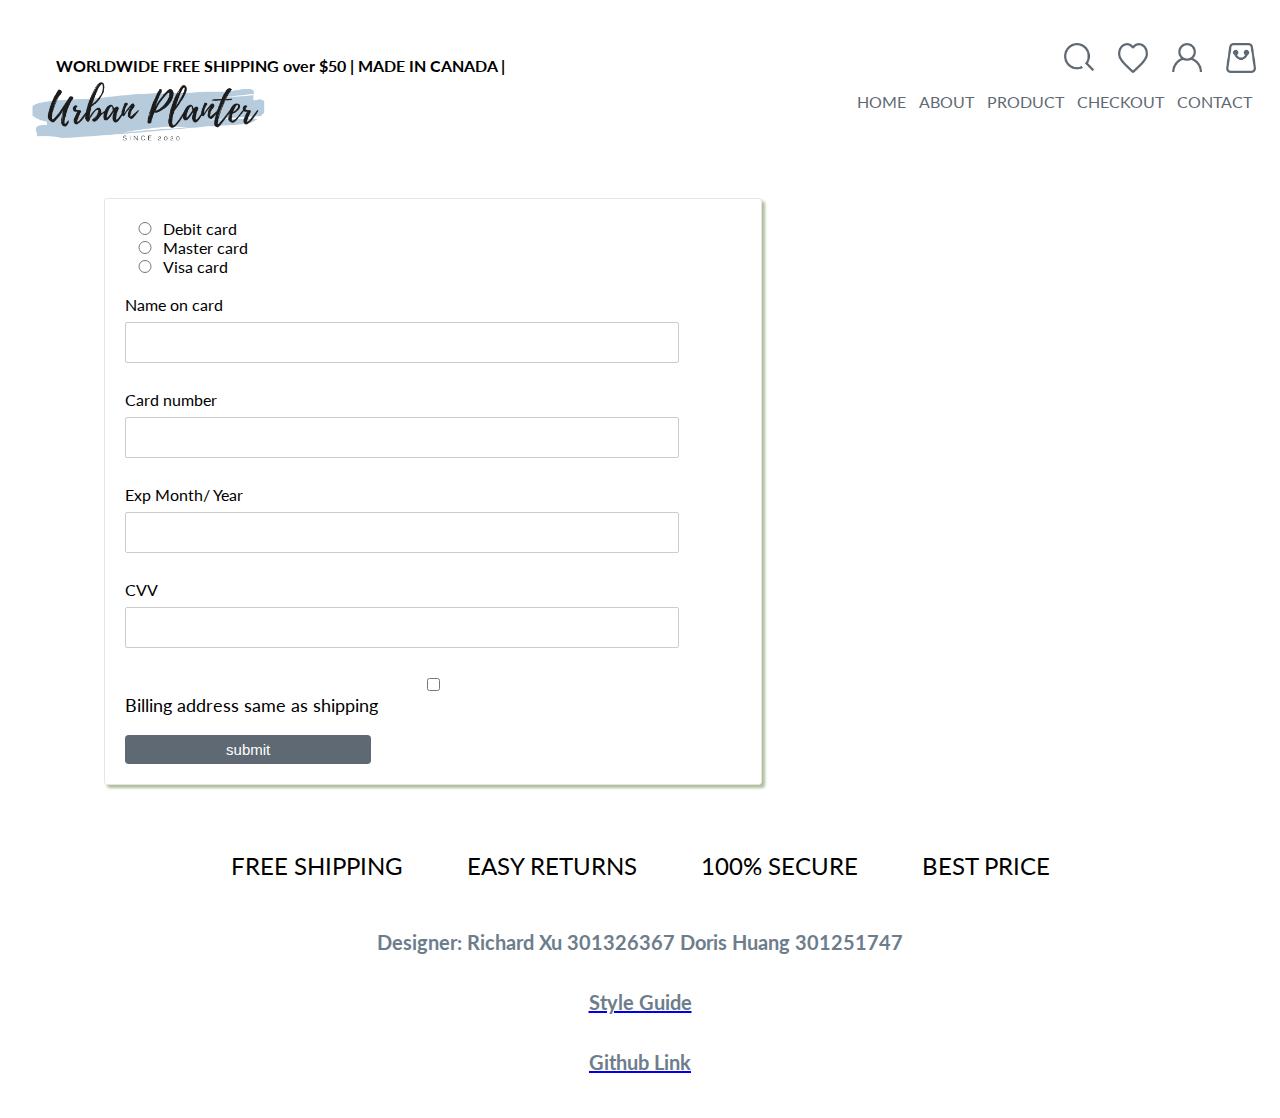
<file: payment.html>
<!DOCTYPE html>
<html>

<head>
  <title>payment_page</title>
  <meta http-equiv="Content-Type" content="text/html; charset=UTF-8">
    <meta name="viewport" content="width=device-width, initial-scale=1, maximum-scale=1">

  <link href="./main.css" rel="stylesheet">
  <link href="./css" rel="stylesheet">
  <script src="https://ajax.googleapis.com/ajax/libs/jquery/3.4.1/jquery.min.js"></script>

  <script>
  window.onload=function(){
    var display_area = document.getElementById("display_area");
    var btn = document.getElementById("btn");
    btn.onclick = function(){
      var content_val = document.getElementById("content").value;
      display_area.append(content_val);
    };
    btn.onclick= function(){alert("Thank you for you purchase!");}
  }
  </script>
  <script>

  function displayMenu() {
    var x = document.getElementById("guide");
    if (x.style.display == ""){
      x.style.display = "block"
    }else{
      x.style.display = ""
    }

  }
  </script>
</head>



<body>
  <div class="First_Line">
    <h4>WORLDWIDE FREE SHIPPING over $50</h4>
    <h4>MADE IN CANADA</h4>

  </div>
  <div class="head_icon">
    <a href=""><img class="icon_4" src="./img/search.png" alt="search_icon"></a>
    <a href="detail.html"><img class="icon_4" src="./img/like.png" alt="like_icon"></a>
    <a href="contact.html"><img class="icon_4" src="./img/account.png" alt="contact_icon"></a>
    <a href="checkout.html"><img class="icon_4" src="./img/bag.png" alt="checkout_icon"></a>
  </div>
  <div class="menu">
    <a href="javascript:void(0);" onclick="displayMenu()">
      <img class="icon" src="./img/menu.png" alt="menu">
    </a>
  </div>


  <div class="header">
    <div class="logo">
       <a href="home.html"><img src="./img/urban_planter_logo.png" alt="logo"></a>
    </div >
    <nav id="guide"> 

     <a href="home.html">HOME</a>
     <a href="about.html">ABOUT</a>
     <a href="index.html">PRODUCT</a>
     <a href="checkout.html">CHECKOUT</a>
     <a href="contact.html">CONTACT</a>

   </nav>

 </div>


 <div class="payment"> 
  <div class="payment-form1">
    <input id="payment_form1" type="radio" name="card" value="debit" >Debit card
  </div>
  <div class="payment-form1">
    <input id="payment_form2" type="radio" name="card" value="master">Master card
  </div>
  <div class="payment-form1">
   <input id="payment_form3" type="radio" name="card" value="visa">Visa card
 </div><br>


 <label class="pay-label">Name on card</label>
 <input type="text" name="username" style="width:90%"><br>
 <label class="pay-label">Card number</label>
 <input type="text" name="username" style="width:90%"><br>
 <label class="pay-label">Exp Month/ Year</label>
 <input type="text" name="username" style="width:90%"><br>
 <label class="pay-label">CVV</label>
 <input type="text" name="username" style="width:90%"><br>

 <input type="checkbox" id="check_add" name="billing_add" value="billing">
 <label for="check_add"> Billing address same as shipping </label><br>

 <input value="submit"  type="button" id="btn" class="btn-submit">
</div>

<div class="third">
  <p>FREE SHIPPING</p>
  <p>EASY RETURNS</p>
  <p>100% SECURE</p>
  <p>BEST PRICE</p>
</div>
<div class="footer">
 <h3>Designer: Richard Xu 301326367  Doris Huang 301251747</h3>

 <a href="./P1-Style_Guide_Template/index.html"><h3>Style Guide</h3></a>
 <a href="https://github.com/chownv/P02"><h3>Github Link</h3></a>
</div>


</html>
</file>
<file: main.css>
/*
  STYLE GUIDE STYLING 
  Default styling for the style guide 
*/
@import url('https://fonts.googleapis.com/css?family=Lato&display=swap');
body {
  font-family: 'Lato', sans-serif;
  padding: 1rem;
  background-color: white;

}


.element {
  padding-bottom: 2rem;
  padding-top: 2rem;
/*  border-top-width: 0.1rem;
  border-top-style: solid;
  border-top-color: #bbb;*/
}

.header{
  display:flex;
  width:100%;
  
  margin-bottom: 3rem;
}
.search{
 display:flex;


  
}
.search input{
  width:100%;
}
#search{
  flex-basis:90%;
  
  display: none;
}
.logo{
  
  flex-basis: 30%;
}
.logo img{
  width:250px;
}
nav {



  flex-basis:80%;
  text-align: right;
  padding-top:1rem;
  color: #FFF;
  
  text-decoration: none;
  border-radius: 0.25em;
 
  


}

nav a{
  justify-content: flex-end;
 display:inline-block;
  margin-left: 0.5%;
  margin-right: 0.5%;
  text-decoration: none;
  color:#5F6973;
  transition:color 0.5s;

}

nav a:hover, nav a:focus {
  color:#B1BC9E;
}
 nav a:after{
    content:"";
   display: block;
    background-color:gray;
    height:2px;
    transform: scale(0);
    transform-origin:left;
    transition: all 1s;
  }

  nav a:hover:after{
    transform: scale(1);
  }
  .icon{
    margin-top: 0.2rem;
    opacity: 60%;
    width:30px;
    transition: all 0.5s;
  }
  .icon:hover{
     opacity: 100%;
    transform: rotate(90deg);


  }
  .menu{
    display:none;
  } 
  @media screen and (max-width:734px){
    .menu{

     margin-top: 0.3rem;
     margin-right: 0.45rem;
     float:right;
    display:block;
    }

    nav{
      text-align: right;
      margin-top: 1.3rem;

      
      display:none;
      
      margin-right: 1.1rem;
    }
    nav a{
      display:block;

    }
    nav a:after{
   
    transform-origin:right;
    
  }

    .First_Line{
      display:none;
    }
    .header{
      flex-direction: column;
    }
    .logo{
      margin-top:-4.5rem;
      width:40%;
    }
    .logo img{
      width:100%;
    }
    
  }
  .head_icon{
    
    justify-content: flex-end;
     
   
    flex-basis: 50%;


  
    display:flex;
    margin-top:-4rem;
    
  }
  
  .head_icon img{

    margin-left: 1.5rem;
    
    width:30px;
    transition:all 0.3s;
  }
  .head_icon img:hover{
    opacity: 0.5;
    
  }
  .icon_4{

   
    max-width: 50px;
   
  }
  @media only screen and (max-width: 734px){
    .head_icon{
      margin-top: 0.1rem;
    

    }
    .head_icon img{
      margin:0rem 0.5rem;
      width: 30px;
    }

  }
 
  
  
  /*...............home page........................................................................*/
  .main{
    
    

    background-repeat: no-repeat;
   float:right;
  display:flex;
  justify-content: center;
  width: 100%;
  margin-bottom: 2rem;


  }
  .back_ground_img{
    text-align: center;
    width: 100%;
    height: auto;
    z-index: -1;
    position: fixed;
    background-repeat: no-repeat;


  }
  .main img{
    opacity: 80%;
    transition: all 0.3s;
  }
  
  .main img:hover{
    opacity: 100%;
    border-radius: 80px;
  }
   
  .main_left{

  flex-basis: 40%;
  margin: 2rem;
   
   transition:all 1s;
   padding-bottom: 1rem;

  }
  .main_left img{
    position: relative;
    
    z-index:0;
    width:600px;
 
  }
  .main_word1{
    position: relative;
    z-index: 1;
    margin-left: 40%;
    margin-bottom: -40%;
    margin-top: 20%;   

  }
  .main_word1 a{

  color: black;
  text-decoration:none;
  transition: color 0.1s ease-out;
  text-shadow:1px 0px 0px #99a5b0;
}

.main_word1 a :hover, .main_word1 a:focus {
  text-decoration:underline;

}
  
    .main_word2 a{

  color: black;
  text-decoration:none;
  transition: color 0.1s ease-out;
  text-shadow:1px 0px 0px #99a5b0;
}

.main_word2 a :hover, .main_word1 a:focus {
  text-decoration:underline;

}
  .second_word1 a{

  color: black;
  text-decoration:none;
  transition: color 0.1s ease-out;
  text-shadow:1px 0px 0px #99a5b0;
}

.second_word1 a :hover, .second_word1 a:focus {
  text-decoration:underline;

}
  .second_word2 a{

  color: black;
  text-decoration:none;
  transition: color 0.1s ease-out;
  text-shadow:1px 0px 0px #99a5b0;
}

.second_word2 a :hover, .second_word2 a:focus {
  text-decoration:underline;

}
  
  .main_right{
 padding-left: 5%;
    flex-basis: 20%;
  margin: 0.5rem;
  
   transition:all 1s;
   padding-bottom: 1rem;
 
  }

  .main_right img{
    margin-top: 0;
    margin-left: -10%;
z-index: 1;
     width:400px;
  }

  .main_word2{
    z-index: 2;
   margin-left: -35%;
    margin-top: 80%;
    margin-bottom: -30%;
    position: relative;   
  }



  .about{
 
  
  display:flex;
  justify-content: center;
  width: 100%;
 
  
  }


  .about_img{
   flex-basis: 50%;
   transition:all 1s;
   padding-bottom: 1rem;


  }

  .about_img img{
    width: 100%;
  
   
  }

  .about_text{
    padding-left:2%; 
    width: 100%;
    flex-basis: 60%;
    white-space: normal;
    width: 50%
    border: 2px solid red;
  }

  .about_text h2 h3 p{
    text-align: right;
    border: 1px solid red;
  }



/*  .about_text>p {
    padding-left: 150px;
  }*/

@media only screen and (max-width: 734px){

  .about {
  flex-direction: column;
  }

  .about_img {
    padding: 0;
    margin: 0;  
    width:100%;

  }
}

/*...........event.............*/


 .event{

   
margin-top: 2rem;
     
   
  display:flex;
  justify-content: center;
  width: 100%;
  
  }
  .event_img{
   flex-basis: 70%;
  
   
   transition:all 1s;
   padding-bottom: 1rem;

  }

  .event_img img{
    width: 100%;
  
     
    
    
   
  }

  .event_text{
    padding-left:2%; 
    width: 100%;
    
    
    flex-basis: 60%;
    
   

    white-space: normal;

  }
  .event_text h2 h3 p{
    text-align: right;

  }



/*  .about_text>p {
    padding-left: 150px;
  }*/

@media only screen and (max-width: 734px){

  .event {
  flex-direction: column;
  }

  .event_img {
    padding: 0;
    margin: 0;  
    width:100%;

  }
}

/*...........................................................................................*/
 .second{
  
   float:right;
  display:flex;
  justify-content: center;
  width: 100%;
  margin-bottom: 2rem;
  }
   .second img{
    opacity: 80%;
    transition: all 0.3s;
  }
  
  .second img:hover{
    opacity: 100%;
    border-radius: 80px;
  }
   
  

  .second_left{

     
  flex-basis: 20%;
  margin: 2rem;
   
   transition:all 1s;
   padding: 2rem;

  }

  .second_left img{
  position: relative;
    margin-top: -30%;
   z-index: 0;
    width:600px;
  }

  .second_word1{
  position: relative;
    z-index: 1;
    margin-left: 60%;
    margin-bottom: -40%;
    margin-top: 20%;
  }
  
  .second_right{
    
  
    flex-basis: 40%;
  margin: 0.5rem;
  
   transition:all 1s;
   padding-bottom: 1rem;
   margin-bottom: 100px;
   
  }
  .second_right img{
   overflow: hidden;
    margin-top: 50px;
   


     width:500px;
  }

  .second_word2{
    z-index: 2;
    
    margin-top: 100px;
    margin-bottom: -25%;
    margin-left: -45%;

position: relative;
    
  }
  /*...........................................................................................*/
 
  @media only screen and (max-width: 734px){
  .main{
     
    flex-direction: column;
  }
  .second{
    flex-direction: column;
  }
  .third{
    flex-direction:column;
    font-size:20px;
    text-align: center;

  }
  .main_left{
    flex-basis: 50%;
    margin: 0;
    padding: 0;
  }
  .main_left img{
   
      margin-top: -4rem;
    width:100%;
  }
  .main_right img{
    
   margin:-4rem 0 0 0;
   
    
    width:100%;}

  .main_word1 {

display: block;
   margin:0;
  }
  

.main_right{
  margin: 0;
    padding: 0;

}
  .main_word2{
    
    margin:0;

  }


/*..........................*/
.second_left{
    flex-basis: 50%;
    margin: 0;
    padding: 0;
  }
  .second_left img{
    margin:-4rem 0 0 0;
   
    width:100%;
  }
  .second_right img{
   
    padding: 0;
   margin:-4rem 0 0 0;
    
    width:100%;}
  .second_word1 {

    margin: 0;
  }
   .second_left img{width:100%;}

.second_right{
  margin: 0;
    padding: 0;

}
  .second_word2{
    
    margin:  0;

  }


}
.main h2{
  text-align: center;
  text-decoration: none;

}
.second h2{
  text-align: center;
  text-decoration: none;

}
.main h3{
  text-align: center;
}
.second h3{
  text-align: center;
}

.main h1:hover{
  color:#bbb;

}

.second h1:hover{
  color:#bbb;

}


.third {
  margin-top: 2rem;
  display:flex;
justify-content: center;
 
  width:100%;


}
.third p{
  font-size: 1.5rem;

   justify-content: center;
  display:inline;
  margin: 2rem;
  transition:all 1s;
}
.third p:hover{
  color:#5F6973;

}
.third p:after{
    content:"";
    display:block;
    background-color:gray;
    height:2px;
    transform: scale(0);
    transform-origin:left;
    transition: all 1s;
  }
  .third p:before{
     content:"";
    display:block;
    background-color:gray;
    height:2px;
    transform: scale(0);
    transform-origin:right;
    transition: all 1s;

  }

  .third p:hover:after{
    transform: scale(1);
  }
  .third p:hover:before{
    transform: scale(1);

  }
.content{
  text-align: center;
  margin:2rem;
}
textarea{
  width:100%;
  height:200px;

}


   
h1{
  text-align: center;
   transition:all 0.5s;
  font-size: 50px;
}
h2 {
  
  font-weight: bold;
}

h3 {
  font-size:20px;
  font-weight: bold;
  margin-top: 1rem;
  color: #6d7d8c;
  text-decoration: none;
}
h4{
  font-weight: bold;
}

p {
  margin-bottom: 0em;
}


code {
  background-color: #EEE;
  padding: 0.5rem;
  display: block;
}

/* 
  INTERACTIVE ELEMENTS -------------------
*/

/*Styling for in-text link*/
.First_Line h4{
  display:inline;
  
}
.First_Line :after{
  content: "        |        ";
}
.First_Line{

   margin:2rem;

}
@media only screen and (max-width: 900px){
.First_Line{
  overflow: hidden;
  max-width:600px;

  
}
  }


.in-text-link{
  color: black;
  text-decoration:none;
  transition: color 0.1s ease-out;
  text-shadow:1px 0px 0px #99a5b0;
}

.in-text-link:hover, .in-text-link:focus {
  text-decoration:underline;

}

/*Styling for navigation button*/
.button-nav {
  display: inline-block;
  padding: 0.5rem;
  color: #FFF;
  background-color: #8f997f;
  text-decoration: none;
  border-radius: 0.25em;
  transition-property: background-color; 
  -webkit-transition: background-color 0.5s ease-out;
  transition: background-color 0.5s ease-out;
}

.button-nav:hover, .button-nav:focus {
  background-color: #B2BD9F;
}

/*Styling for submition/ reset button*/
.btn-submit, .btn-reset{ 
  width:40%;
  border-radius:0.25em;
  display:inline-block;
  cursor:pointer;
  color:#ffffff;
  font-size:15px;
  padding:6px 24px;
  text-decoration:none;
  background-color: #5F6973;
  border-width: 0px;
}

.btn-submit:hover,.btn-reset:hover {
  background-color:#a1b5c9;
}

.btn-submit:hover, .btn-reset:active {
  position:relative;
  top:1px;
}


/*Styling for radio button*/
.radio-button{
  color: #719FDB;
  font-kerning: 1.1em;
  margin-right: 10px;
  padding: 5px;
}


.radio-button:hover {
  color: #274782;
  font-weight: bolder;
}

.radio-button input{
  width: 30px;
}


/*Styling for text input*/

input[type=text] {
  width: 20%;
  padding: 12px 12px;
  margin: 8px 0;
  box-sizing: border-box;
  border: 1px solid #ccc;
  transition: 0.5s;
  outline: none;
  border-radius: 0.15em;
}

input[type=text]:focus {
  border: 1px solid #69737D;
}

label {
  font-family: "Lato";
  font-size: 18px;
}

.confirm{
  border-radius:0.25em;
  display:inline-block;
  cursor:pointer;
  color:#ffffff;
  font-size:15px;
  padding:6px 24px;
  text-decoration:none;
  background-color: #5F6973;
  width:50px;
}

.confirm:hover {
  background-color:#a1b5c9;
}


/*Styling for image link*/
.image_link{
  padding: 40px;
}
.image_link:hover {
    position:relative;
    top:-25px;
    left:-35px;
    width:300px;
    height:auto;
    display:block;
    z-index:999;
}

/* 
  TEXT ELEMENTS -------------------
*/


/*Headings-------------*/
.heading1{
  font-size: 35px;
  font-weight: bolder;
}

.heading2{
  font-size: 30px;
}

.heading3{
  font-size: 25px;
  font-weight:lighter;
}

.heading4{
  font-size: 20px;
  font-style: italic;
  margin-bottom: 20px;
}


/*Paragraphs-------------*/
.paragraphs {
  padding: 2em;
  border-radius: .3em;
  background-color: #ffffff;
  border: 1.5px solid #E5E7DA;
  box-shadow: 3px 3px 3px #B1BC9E;
}


/*Bullet list-------------*/

.blist ul{
  font-family:"Lato"; 
 
}

/*
  Numbered lists----------------
*/
.nlist {
  display:flex;
  padding: 10px;
  background-color: #ffffff;
  line-height: 2em;
  border: 2px solid #00000030;
  border-radius: 0.2em;
  width:20%;
}

/* 
  COMBINED ELEMENTS -------------------
*/

/*
  Navigation bar----------------
*/
.navbar ul {
  list-style-type: none;
  margin: 0;
  padding: 0;
  overflow: hidden;
  background-color: #B1BC9E;
}

.navbar li {
  float: left;
}

.navbar li a {
  display: block;
  color: black;
  text-align: center;
  font-family: "Lato";
  padding: 14px 16px;
  text-decoration: none;
}

.navbar li a:hover {
  color:  #F0F0F0;
  transition: 0.3s;
}


/*
  Product lisitng-----------------
*/

.list{
  max-width: 300px;
  position: fixed;

  width:24%;
  
  padding-left: 1rem;
border-left-style:solid; 
border-left-color:rgb(187,202,218);
border-left-width:0.5rem;
white-space: nowrap;

}
.list h1{
  display: flex;

  font-family: "Lato";
  font-size: 30px;
  font-weight: bold;
  margin:0.4rem 0;
  margin-bottom: 2rem;
   overflow:hidden;
   color:rgb(187,202,218);
  

}
.list h2{
  display:flex;
  text-align:left;
  
  
  font-family: "Lato";
  font-size: 24px;
  font-weight: lighter;
  margin:0.4rem 0;

  transition:all 1s ;
  

 white-space: normal;

}


.list a{

  text-decoration: none;
  color:black;
}
.list a:after{
    content:"";
    display:block;
    background-color:gray;
    height:2px;
    transform: scale(0);
    transform-origin:left;
    transition: all 1s;

  }


  .list a:hover:after{
    transform: scale(1);
  }
@media only screen and (max-width: 734px){
  .list h1{
  text-align: center;
  font-size: 20px;
  color:rgb(187,202,218);
  border-bottom: 0.4rem solid rgb(187,202,218);
  width: 100%;
  }

  .list h2{
   
   text-align: left;
    white-space: pre-line;
   
  font-size: 15px;
 
  }
  .list{
   border-left: 0;
    
    margin: 0;
    padding-left: 0.2rem;
  }


}
.list_title{
   float:right;
  display:flex;
  
  width: 70%;
  margin-bottom:0;
 
   
}
.list_title h3{
  padding-left: 1rem;
  text-align:left;
  font-size: 30px;
  color:black;
  padding-bottom: 0;
  transition:color 1s;
}
.list_title h3:hover{
  color:#B1BC9E;
}
.list_line{
  float:right;
  width:70%;
  margin-top: 1rem;
  margin-bottom: 1rem;
  border-bottom-style:solid;
  border-bottom-width:0.2rem;
  border-color: #E3DFD4;

}

.grid{

  float:right;
  display:flex;
  justify-content: center;
  width: 70%;
  margin-bottom: 2rem;
  

}


.grid>div{

  flex-basis: 40%;
  margin: 0.5rem;
   overflow: hidden;
   transition:all 1s;
   padding-bottom: 1rem;

}

.grid>div:hover{
  box-shadow: 0px 3px 3px #bbbbbb; 
}
.pic{
  overflow: hidden;
  margin-bottom: 0.5rem;
}



.grid img{
  width:100%;

  transform:scale(1);
  transition:transform 1s;
  
}
.grid img:hover{
  transform:scale(1.2);

}


.grid h1{
  text-align: center;
  font-family: "Lato";
  font-size: 20px;
  font-weight: bold;
  margin:0.4rem 0;
}
.grid h2{
  text-align: center;
  font-family: "Lato";
  font-size: 15px;
  font-weight: lighter;
  margin:0.4rem 0;
}

@media only screen and (max-width: 734px){
  .grid{
    flex-direction: column;
  }

}
  


/*
  Payment form-----------------
*/

.payment {
  margin-left: 5rem;
  background-color: #ffffff;
  padding: 20px;
  border: 1.5px solid #E5E7DA;
  border-radius: 0.2em;
  display: flex;
  flex-direction: column;
  width: 50%;
  box-shadow: 3px 3px 3px #B1BC9E; 
}

.payment input{
  
}

.payment-form1 input{
  
  width: 30px;
}

.pay-label {
  font-size: 16px;
}
@media only screen and (max-width: 734px){
  .payment{
    flex-direction: column;
   width:90%;
   margin-left: 0;
  }

}



/*
  ART DIRECTION-----------------
*/
/*
  Color palettes-----------------
*/

.color-palettes {
  display: flex;
  padding: .5em;
  background-color: #FFF;

}

.color-palettes>div {
  flex-basis: 20%;
  text-align: center;
  padding: 100px 0 ;
}

.color-palettes>div:nth-of-type(1){
  background-color: #E5E7DA;
}

.color-palettes>div:nth-of-type(2){
  background-color: #E3DFD4;
}

.color-palettes>div:nth-of-type(3){
  background-color: #B1BC9E;
}

.color-palettes>div:nth-of-type(4){
  background-color: #E2E7ED;
}

.color-palettes>div:nth-of-type(5){
  background-color: #5F6973;
}

.font>h3 {
  font-size: 30px;
  font-kerning: 1em;
  color: #465E4A;
}

.font {
  display: flex;
  justify-content: space-between;
  margin-right: 50em;
}



/*
  Branding ideas-----------------
*/
.branding>h4 {
  color: #919c7e;
  font-style: italic;
}

/*--------------------------detail page
*/
.cart-btn {
  display: inline-block;
  padding: 0.5rem;
  color: #FFF;
  background-color: #8f997f;
  text-decoration: none;
  border-radius: 0.25em;
  transition-property: background-color; 
  -webkit-transition: background-color 0.5s ease-out;
  transition: background-color 0.5s ease-out;
}
.cart-btn:hover {
  background-color: #B2BD9F;
}

/*--------------------------contact page
*/

.contact_right{
flex-basis: 30%;
  text-align: center;
  background-color: #ffffff;
  padding: 20px;
  border: 1.5px solid #E5E7DA;
  border-radius: 0.2em;
 box-shadow: 3px 3px 3px #B1BC9E; 
 background: #E5E7DA;
 margin-right: 4rem;
 margin-left:-1rem;

 
}

.contact_right h4{
  color: #5F6973;
}

.contact h3 {
  color: black;
}

.contact_img img{
  width: 90%;
  transition:all 1s;

}
.contact_img img:hover{
  transform:scale(1.2);
}
.contact_img{
  overflow: hidden;


}

.contact_form_left{
  flex-basis: 50%;
  background-color: #ffffff;
  padding: 20px;
  border: 1.5px solid #E5E7DA;
  border-radius: 0.2em;
  display: flex;
  flex-direction: column;
/*  width: 50%;*/
  box-shadow: 3px 3px 3px #B1BC9E; 
  padding-bottom: 40px;
  margin-left:5rem;

 
}


.contact{
  
  display:flex;
  justify-content: space-between;
}
@media only screen and (max-width: 734px){
  .contact{
    
    flex-direction: column;
  }
  .contact_form_left{
    margin:0;
    width:90%;
    margin-bottom: 2rem;
  }
  .contact_right{
    margin:0;
    width:90%;
  }

}

label{
  font-family: 'Lato', sans-serif;
}

.checkout{
  display: flex;
 justify-content: center;
  /*padding: 2rem;
  margin-left: 4rem;
  margin-right: 2rem;*/
}

.checkout>div{
 

}

.address {
  background-color: #ffffff;
  padding: 5px 20px 20px 20px;
  border: 1.5px solid #E5E7DA;
  border-radius: 0.2em;
  display: flex;
  flex-direction: column;
  flex-basis: 50%;
  box-shadow: 3px 3px 3px #B1BC9E; 
  margin-right: 4rem;
}

.cart-item{
  flex-basis: 30%;
}


/*
  Checkout cart-----------------
*/

.cart-item>div{
  
   display:flex;
  justify-content: space-around;

}

.cart-item>div:nth-of-type(1){

  background-color: #ffffff;
  padding: 5px 20px 15px 20px;
  border: 1.5px solid #E5E7DA;
  border-radius: 0.2em;
  /*display: flex;*/
  box-shadow: 3px 3px 3px #B1BC9E; 
  /*width: 90%;
  height: 30%;*/
  background-color: #E5E7DA;
}

.cart-left {
  flex: 80%;
  
  
}


.cart-right {
  flex: 20%;
}

.continue {
 margin-top: 1rem;
 margin-left: 8rem;
  /*display: relative;*/
  width: 30%;
  
}
@media only screen and (max-width: 734px){
  .checkout{
    flex-direction:column;
  }
  ..cart-item>div:nth-of-type(1){
    border:solid 2px red;
    width: 90%;
    margin: 0;
    padding: 0;
  }
  .address{
/*    border:solid 2px red;*/
   width: 90%;
    margin:auto;
    margin-bottom:2rem;
  }
  .continue{
    margin-left: 12rem;
    
  }

}

/*Product detail page--------------------------*/

.single-product{
  max-width:1200px;
  margin:auto;
  display:flex;
}
  

.single-product-left img{
  width:100%;
  left: 0;
  top: 0;
  transition: all 0.3s ease;
}

.single-product-left{
  flex-basis: 50%;
   margin-right: 4rem;
}

.single-product-right{
  flex-basis: 30%;

}

.product-description {
  border-bottom: 1px solid #E1E8EE;
  margin-bottom: 20px;
}
.product-description h2 {
  font-size: 25px;
  color: rgb(187,202,218);
  margin-top: -1rem;
  text-align: center;
  text-transform: uppercase;
  text-decoration: none;
}

.product-description h1 {
  font-weight: 300;
  font-size: 52px;
  color: black;
  letter-spacing: -2px;
}

.product-description p {
  font-weight: lighter;
  color:#86939E ;
}

.product-price {
  display: flex;
  align-items: center;
}

.product-price span {
  font-size: 26px;
  font-weight: 300;
  color: #43474D;
  margin-right: 20px;
}
.cable-choose {
  margin-bottom: 20px;
}

.cable-choose button {
  border: 2px solid #E1E8EE;
  border-radius: 6px;
  padding: 13px 20px;
  font-size: 14px;
  color: #5E6977;
  background-color: #fff;
  cursor: pointer;
  transition: all .5s;
  margin-right: .5rem;
}

.cable-choose button:hover,
.cable-choose button:active,
.cable-choose button:focus {
  border: 2px solid #86939E;
  outline: none;
}

.cable-config {
  border-bottom: 1px solid #E1E8EE;
  margin-bottom: 20px;
}


.cable-config a {
  color: #358ED7;
  text-decoration: none;
  font-size: 12px;
  position: relative;
  margin: 10px 0;
  display: inline-block;
}
.cable-config a:before {
  content: "?";
  height: 15px;
  width: 15px;
  border-radius: 50%;
  border: 2px solid rgba(53, 142, 215, 0.5);
  display: inline-block;
  text-align: center;
  line-height: 16px;
  opacity: 0.5;
  margin-right: 5px;
}

.cart-btn {
  display: inline-block;
  padding: 0.5rem;
  color: #FFF;
  background-color: #8f997f;
  text-decoration: none;
  border-radius: 0.25em;
  transition-property: background-color; 
  -webkit-transition: background-color 0.5s ease-out;
  transition: background-color 0.5s ease-out;
}
.cart-btn:hover {
  background-color: #B2BD9F;
}
  .footer{

  display: flex;
  flex-direction:column;
    width: 100%;
    text-align: center;
    text-decoration: none;
  }
  @media screen and (max-width:734px){
.footer{
  display: none;

}
  }
 

@media screen and (max-width:734px){
  main.single-product{
    flex-direction: column;
  }

  .single-product-left{
    /*border:1px solid red;*/
    width:95%;
    margin:auto;
  }

  .single-product-right{
    /*border:1px solid red;*/
    width:95%;
    margin:auto;
  }
</file>
